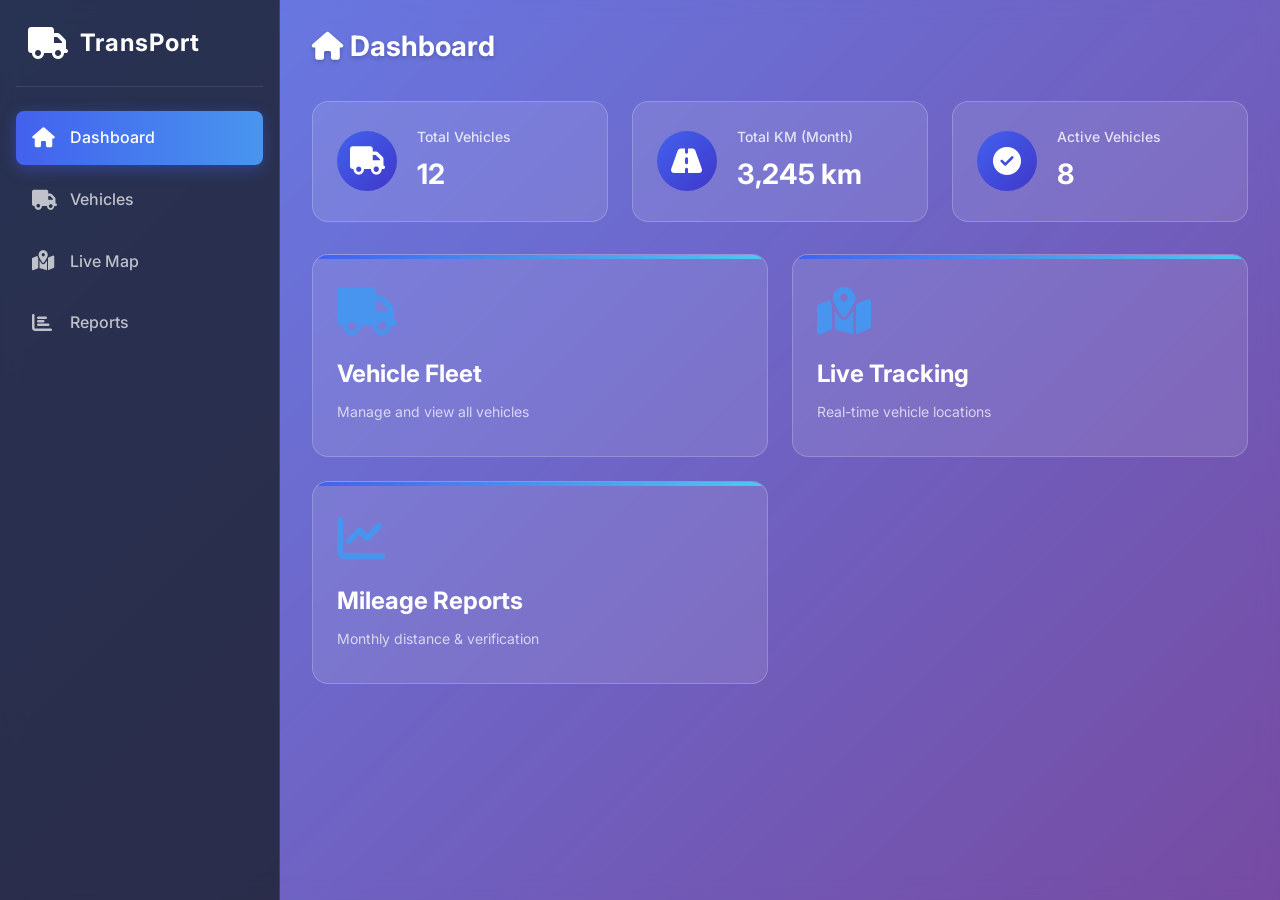
<file: index.html>
<!DOCTYPE html>
<html lang="en">
<head>
    <meta charset="UTF-8">
    <meta name="viewport" content="width=device-width, initial-scale=1.0">
    <title>TransPort | Dashboard</title>
    <link rel="stylesheet" href="style.css">
    <link rel="stylesheet" href="https://cdnjs.cloudflare.com/ajax/libs/font-awesome/6.4.0/css/all.min.css">
</head>
<body>
    <div class="app-container">
        <!-- Sidebar -->
        <aside class="sidebar">
            <div class="sidebar-header">
                <i class="fas fa-truck"></i>
                <h2>TransPort</h2>
            </div>
            <nav class="sidebar-nav">
                <a href="index.html" class="active"><i class="fas fa-home"></i><span>Dashboard</span></a>
                <a href="vehicles.html"><i class="fas fa-truck"></i><span>Vehicles</span></a>
                <a href="map.html"><i class="fas fa-map-marked-alt"></i><span>Live Map</span></a>
                <a href="reports.html"><i class="fas fa-chart-bar"></i><span>Reports</span></a>
            </nav>
        </aside>

        <!-- Main Content -->
        <main class="main-content">
            <div class="top-bar">
                <h1 class="page-title"><i class="fas fa-home"></i> Dashboard</h1>
            </div>

            <!-- Stats Cards (Example, you can fetch real data) -->
            <div class="stats-grid">
                <div class="stat-card">
                    <div class="stat-icon"><i class="fas fa-truck"></i></div>
                    <div class="stat-info">
                        <h3>Total Vehicles</h3>
                        <p id="totalVehicles">12</p>
                    </div>
                </div>
                <div class="stat-card">
                    <div class="stat-icon"><i class="fas fa-road"></i></div>
                    <div class="stat-info">
                        <h3>Total KM (Month)</h3>
                        <p>3,245 km</p>
                    </div>
                </div>
                <div class="stat-card">
                    <div class="stat-icon"><i class="fas fa-check-circle"></i></div>
                    <div class="stat-info">
                        <h3>Active Vehicles</h3>
                        <p>8</p>
                    </div>
                </div>
            </div>

            <!-- Navigation Cards -->
            <div class="dashboard-cards">
                <a href="vehicles.html" class="dashboard-card">
                    <i class="fas fa-truck"></i>
                    <h3>Vehicle Fleet</h3>
                    <p>Manage and view all vehicles</p>
                </a>
                <a href="map.html" class="dashboard-card">
                    <i class="fas fa-map-marked-alt"></i>
                    <h3>Live Tracking</h3>
                    <p>Real-time vehicle locations</p>
                </a>
                <a href="reports.html" class="dashboard-card">
                    <i class="fas fa-chart-line"></i>
                    <h3>Mileage Reports</h3>
                    <p>Monthly distance & verification</p>
                </a>
            </div>
        </main>
    </div>

    <script>
        // Optional: fetch real stats from Firebase and update
    </script>
</body>
</html>
</file>
<file: style.css>
/* ===== Advanced Transport UI ===== */
@import url('https://fonts.googleapis.com/css2?family=Inter:wght@300;400;500;600;700;800&display=swap');

:root {
    --primary: #4361ee;
    --primary-light: #4895ef;
    --secondary: #3f37c9;
    --success: #4cc9f0;
    --danger: #f72585;
    --warning: #f8961e;
    --dark: #1b1b2f;
    --light: #f8f9fa;
    --gray: #a2a2b0;
    --glass-bg: rgba(255, 255, 255, 0.15);
    --glass-border: rgba(255, 255, 255, 0.2);
    --shadow: 0 8px 32px rgba(0, 0, 0, 0.1);
    --shadow-lg: 0 16px 48px rgba(0, 0, 0, 0.2);
    --radius: 16px;
    --radius-sm: 8px;
    --transition: all 0.3s cubic-bezier(0.4, 0, 0.2, 1);
}

* {
    margin: 0;
    padding: 0;
    box-sizing: border-box;
}

body {
    font-family: 'Inter', sans-serif;
    background: linear-gradient(135deg, #667eea 0%, #764ba2 100%);
    min-height: 100vh;
    color: var(--dark);
    line-height: 1.6;
    backdrop-filter: blur(10px);
}

/* ===== Glassmorphism Base ===== */
.glass {
    background: var(--glass-bg);
    backdrop-filter: blur(12px);
    -webkit-backdrop-filter: blur(12px);
    border: 1px solid var(--glass-border);
    border-radius: var(--radius);
    box-shadow: var(--shadow);
}

/* ===== Layout with Sidebar ===== */
.app-container {
    display: flex;
    min-height: 100vh;
}

/* Sidebar */
.sidebar {
    width: 280px;
    background: rgba(26, 32, 44, 0.8);
    backdrop-filter: blur(16px);
    -webkit-backdrop-filter: blur(16px);
    border-right: 1px solid rgba(255, 255, 255, 0.1);
    padding: 24px 16px;
    display: flex;
    flex-direction: column;
    transition: var(--transition);
    position: fixed;
    left: 0;
    top: 0;
    bottom: 0;
    z-index: 1000;
}

.sidebar-header {
    display: flex;
    align-items: center;
    gap: 12px;
    padding: 0 12px 24px;
    border-bottom: 1px solid rgba(255, 255, 255, 0.1);
    margin-bottom: 24px;
}

.sidebar-header i {
    font-size: 32px;
    color: white;
}

.sidebar-header h2 {
    color: white;
    font-weight: 700;
    font-size: 24px;
    letter-spacing: 1px;
}

.sidebar-nav {
    flex: 1;
    display: flex;
    flex-direction: column;
    gap: 8px;
}

.sidebar-nav a {
    display: flex;
    align-items: center;
    gap: 14px;
    padding: 14px 16px;
    color: rgba(255, 255, 255, 0.7);
    text-decoration: none;
    border-radius: var(--radius-sm);
    transition: var(--transition);
    font-weight: 500;
}

.sidebar-nav a i {
    width: 24px;
    font-size: 20px;
}

.sidebar-nav a:hover {
    background: rgba(255, 255, 255, 0.1);
    color: white;
    transform: translateX(6px);
}

.sidebar-nav a.active {
    background: linear-gradient(90deg, var(--primary), var(--primary-light));
    color: white;
    box-shadow: 0 4px 15px rgba(67, 97, 238, 0.4);
}

/* Main Content */
.main-content {
    flex: 1;
    margin-left: 280px;
    padding: 24px 32px;
}

/* Top Bar */
.top-bar {
    display: flex;
    justify-content: space-between;
    align-items: center;
    margin-bottom: 32px;
}

.page-title {
    color: white;
    font-size: 28px;
    font-weight: 700;
    text-shadow: 0 2px 4px rgba(0,0,0,0.2);
}

/* ===== Cards ===== */
.stats-grid {
    display: grid;
    grid-template-columns: repeat(auto-fit, minmax(240px, 1fr));
    gap: 24px;
    margin-bottom: 32px;
}

.stat-card {
    background: rgba(255, 255, 255, 0.1);
    backdrop-filter: blur(12px);
    -webkit-backdrop-filter: blur(12px);
    border: 1px solid rgba(255, 255, 255, 0.2);
    border-radius: var(--radius);
    padding: 24px;
    display: flex;
    align-items: center;
    gap: 20px;
    transition: var(--transition);
    cursor: default;
}

.stat-card:hover {
    transform: translateY(-6px);
    box-shadow: var(--shadow-lg);
    background: rgba(255, 255, 255, 0.2);
}

.stat-icon {
    width: 60px;
    height: 60px;
    background: linear-gradient(135deg, var(--primary), var(--secondary));
    border-radius: 50%;
    display: flex;
    align-items: center;
    justify-content: center;
    font-size: 28px;
    color: white;
}

.stat-info h3 {
    color: rgba(255, 255, 255, 0.8);
    font-size: 14px;
    font-weight: 500;
    margin-bottom: 4px;
}

.stat-info p {
    color: white;
    font-size: 28px;
    font-weight: 700;
}

/* Dashboard Cards (for navigation) */
.dashboard-cards {
    display: grid;
    grid-template-columns: repeat(auto-fit, minmax(300px, 1fr));
    gap: 24px;
    margin-top: 32px;
}

.dashboard-card {
    background: rgba(255, 255, 255, 0.1);
    backdrop-filter: blur(12px);
    -webkit-backdrop-filter: blur(12px);
    border: 1px solid rgba(255, 255, 255, 0.2);
    border-radius: var(--radius);
    padding: 32px 24px;
    text-decoration: none;
    color: white;
    transition: var(--transition);
    position: relative;
    overflow: hidden;
}

.dashboard-card::before {
    content: '';
    position: absolute;
    top: 0;
    left: 0;
    right: 0;
    height: 4px;
    background: linear-gradient(90deg, var(--primary), var(--success));
}

.dashboard-card:hover {
    transform: translateY(-8px);
    background: rgba(255, 255, 255, 0.2);
    box-shadow: var(--shadow-lg);
}

.dashboard-card i {
    font-size: 48px;
    margin-bottom: 20px;
    color: var(--primary-light);
}

.dashboard-card h3 {
    font-size: 24px;
    font-weight: 700;
    margin-bottom: 8px;
}

.dashboard-card p {
    color: rgba(255, 255, 255, 0.7);
    font-size: 14px;
}

/* ===== Vehicle Grid ===== */
.vehicle-grid {
    display: grid;
    grid-template-columns: repeat(auto-fill, minmax(280px, 1fr));
    gap: 24px;
    margin: 24px 0;
}

.vehicle-card {
    background: rgba(255, 255, 255, 0.1);
    backdrop-filter: blur(12px);
    -webkit-backdrop-filter: blur(12px);
    border: 1px solid rgba(255, 255, 255, 0.2);
    border-radius: var(--radius);
    padding: 20px;
    transition: var(--transition);
    color: white;
}

.vehicle-card:hover {
    transform: translateY(-6px);
    background: rgba(255, 255, 255, 0.2);
}

.vehicle-card h3 {
    font-size: 20px;
    font-weight: 600;
    margin-bottom: 16px;
    color: white;
    border-bottom: 1px solid rgba(255, 255, 255, 0.2);
    padding-bottom: 8px;
}

.vehicle-card p {
    margin: 10px 0;
    display: flex;
    align-items: center;
    gap: 8px;
    color: rgba(255, 255, 255, 0.9);
}

.vehicle-card i {
    width: 20px;
    color: var(--primary-light);
}

.status-badge {
    padding: 4px 12px;
    border-radius: 20px;
    font-size: 12px;
    font-weight: 600;
    background: rgba(255, 255, 255, 0.15);
    backdrop-filter: blur(4px);
}

.status-active { background: rgba(76, 201, 240, 0.3); color: #a0f0ff; }
.status-inactive { background: rgba(247, 37, 133, 0.3); color: #ffa5c9; }
.status-maintenance { background: rgba(248, 150, 30, 0.3); color: #ffd8a5; }

/* ===== Forms ===== */
.form-container {
    max-width: 600px;
    margin: 24px auto;
    background: rgba(255, 255, 255, 0.1);
    backdrop-filter: blur(12px);
    -webkit-backdrop-filter: blur(12px);
    border: 1px solid rgba(255, 255, 255, 0.2);
    border-radius: var(--radius);
    padding: 32px;
}

.form-group {
    margin-bottom: 20px;
}

.form-group label {
    display: block;
    color: white;
    font-weight: 500;
    margin-bottom: 8px;
    font-size: 14px;
}

.form-group input,
.form-group select {
    width: 100%;
    padding: 14px 16px;
    background: rgba(255, 255, 255, 0.1);
    border: 1px solid rgba(255, 255, 255, 0.2);
    border-radius: var(--radius-sm);
    color: white;
    font-size: 16px;
    transition: var(--transition);
}

.form-group input:focus,
.form-group select:focus {
    outline: none;
    border-color: var(--primary);
    background: rgba(255, 255, 255, 0.2);
}

.form-group input::placeholder {
    color: rgba(255, 255, 255, 0.5);
}

.btn-primary {
    background: linear-gradient(135deg, var(--primary), var(--primary-light));
    border: none;
    border-radius: var(--radius-sm);
    padding: 16px 24px;
    color: white;
    font-weight: 700;
    font-size: 16px;
    cursor: pointer;
    transition: var(--transition);
    width: 100%;
    display: flex;
    align-items: center;
    justify-content: center;
    gap: 8px;
}

.btn-primary:hover {
    transform: translateY(-2px);
    box-shadow: 0 10px 25px -5px rgba(67, 97, 238, 0.5);
}

/* ===== Map Container ===== */
.map-container {
    background: rgba(255, 255, 255, 0.1);
    backdrop-filter: blur(12px);
    -webkit-backdrop-filter: blur(12px);
    border: 1px solid rgba(255, 255, 255, 0.2);
    border-radius: var(--radius);
    padding: 24px;
    margin: 24px 0;
}

#map {
    height: 500px;
    width: 100%;
    border-radius: var(--radius-sm);
    margin-top: 16px;
}

/* ===== Filters & Controls ===== */
.controls-panel {
    background: rgba(255, 255, 255, 0.1);
    backdrop-filter: blur(12px);
    -webkit-backdrop-filter: blur(12px);
    border: 1px solid rgba(255, 255, 255, 0.2);
    border-radius: var(--radius);
    padding: 20px;
    display: flex;
    gap: 16px;
    flex-wrap: wrap;
    align-items: center;
    margin: 24px 0;
}

.controls-panel select,
.controls-panel input {
    background: rgba(255, 255, 255, 0.1);
    border: 1px solid rgba(255, 255, 255, 0.2);
    border-radius: var(--radius-sm);
    padding: 12px 16px;
    color: white;
    font-size: 14px;
    min-width: 200px;
}

.controls-panel button {
    background: linear-gradient(135deg, var(--primary), var(--primary-light));
    border: none;
    border-radius: var(--radius-sm);
    padding: 12px 24px;
    color: white;
    font-weight: 600;
    cursor: pointer;
    transition: var(--transition);
    display: flex;
    align-items: center;
    gap: 8px;
}

.controls-panel button:hover {
    transform: translateY(-2px);
    box-shadow: 0 10px 20px -5px rgba(67, 97, 238, 0.4);
}

/* ===== Back Link ===== */
.back-link {
    display: inline-flex;
    align-items: center;
    gap: 8px;
    color: white;
    text-decoration: none;
    font-weight: 500;
    padding: 10px 16px;
    background: rgba(255, 255, 255, 0.1);
    backdrop-filter: blur(8px);
    border-radius: var(--radius-sm);
    transition: var(--transition);
    margin-bottom: 24px;
}

.back-link:hover {
    background: rgba(255, 255, 255, 0.2);
    transform: translateX(-4px);
}

/* ===== Loading Spinner ===== */
.spinner {
    width: 40px;
    height: 40px;
    border: 4px solid rgba(255,255,255,0.3);
    border-radius: 50%;
    border-top-color: var(--primary);
    animation: spin 1s ease-in-out infinite;
    margin: 40px auto;
}

@keyframes spin { to { transform: rotate(360deg); } }

/* ===== Responsive ===== */
@media (max-width: 1024px) {
    .sidebar {
        width: 80px;
        padding: 24px 8px;
    }
    .sidebar-header h2,
    .sidebar-nav a span {
        display: none;
    }
    .sidebar-nav a {
        justify-content: center;
        padding: 14px;
    }
    .sidebar-nav a i {
        margin: 0;
    }
    .main-content {
        margin-left: 80px;
    }
}

@media (max-width: 768px) {
    .sidebar {
        width: 0;
        transform: translateX(-100%);
    }
    .main-content {
        margin-left: 0;
        padding: 16px;
    }
    .stats-grid {
        grid-template-columns: 1fr;
    }
    .dashboard-cards {
        grid-template-columns: 1fr;
    }
}
</file>
